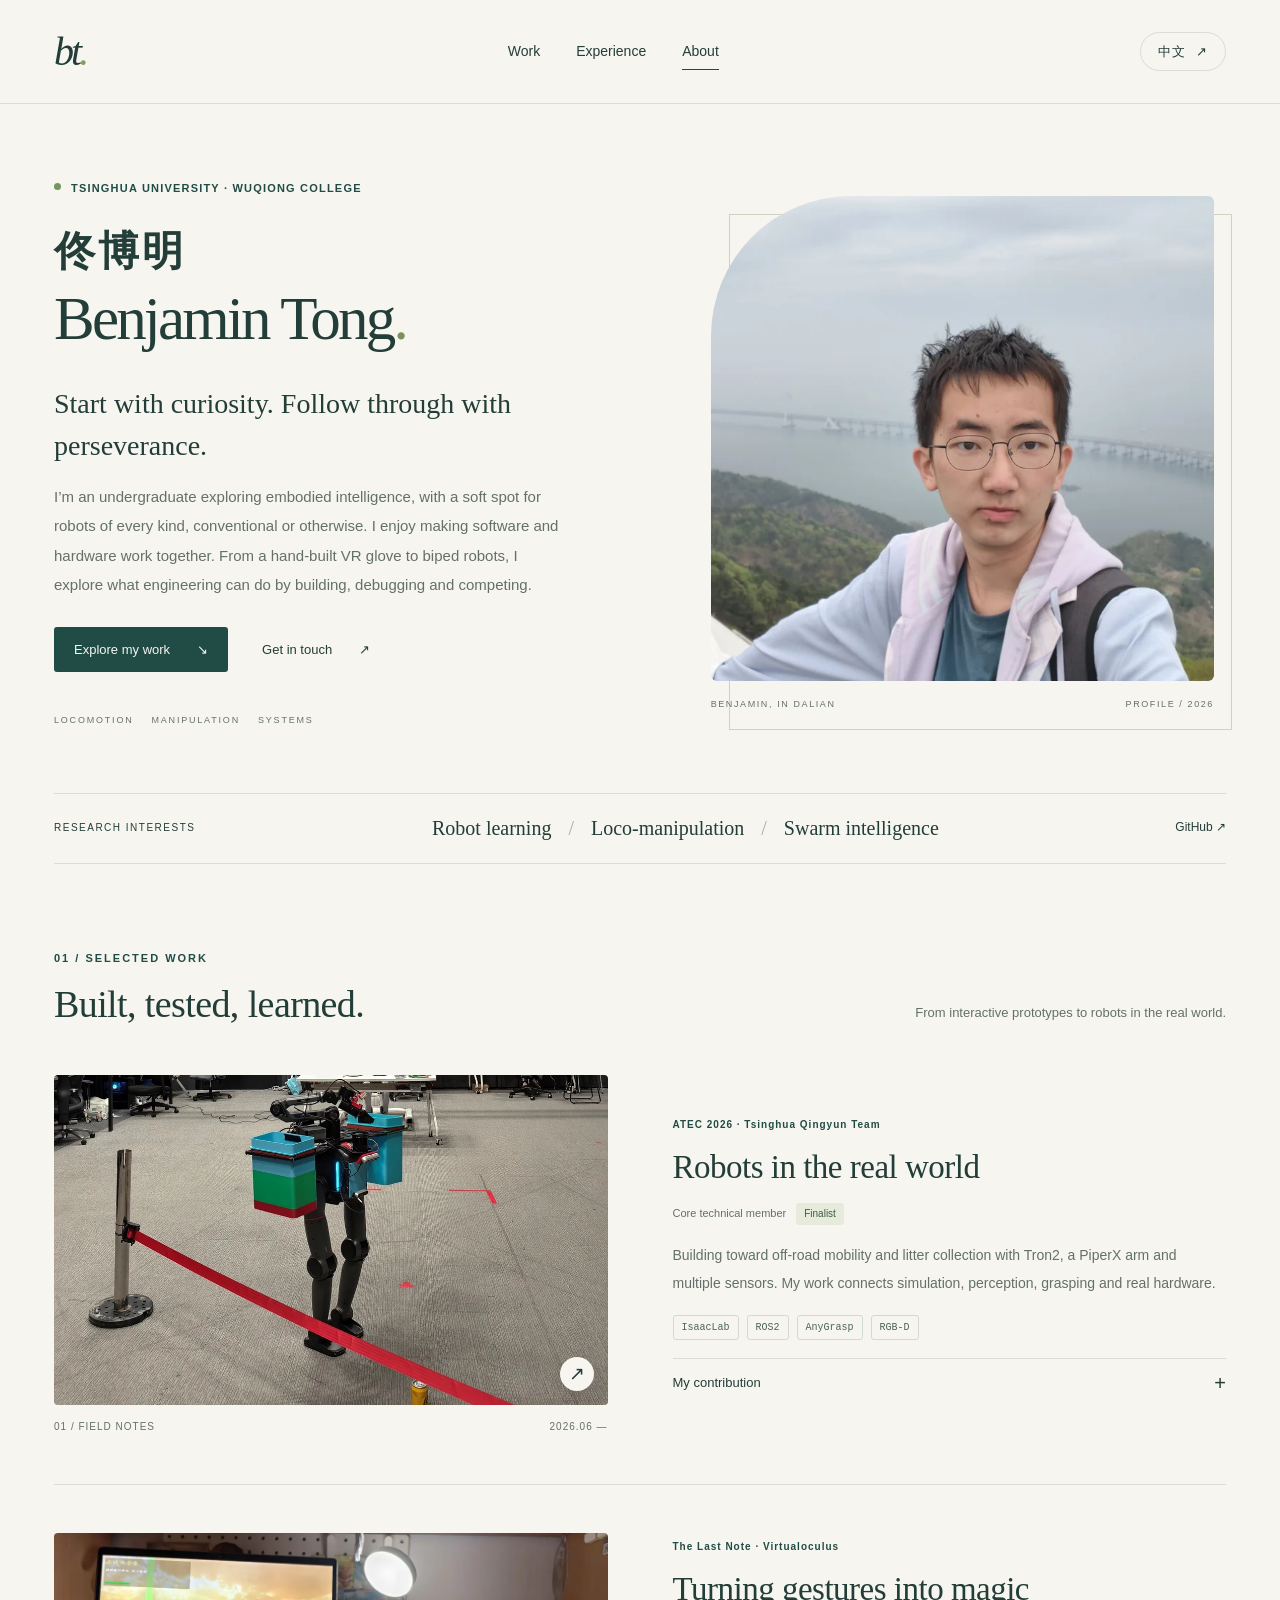
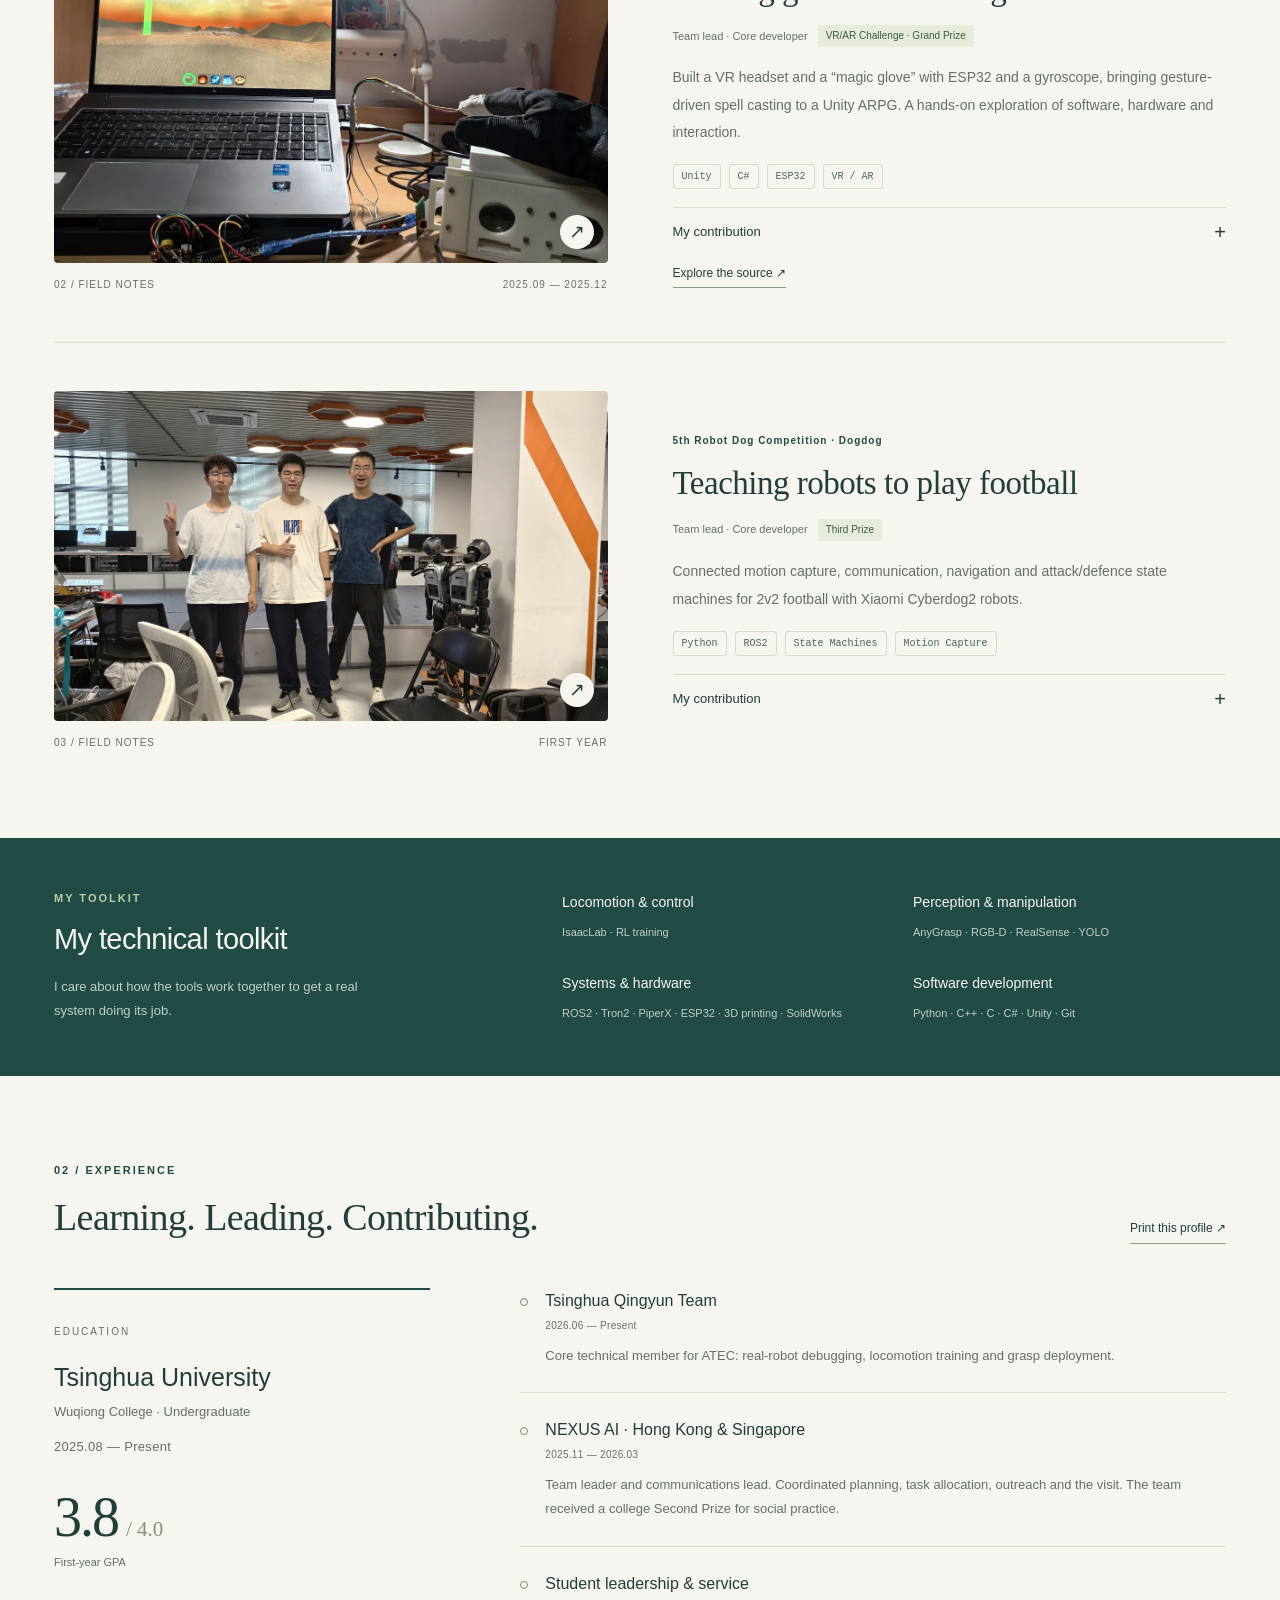
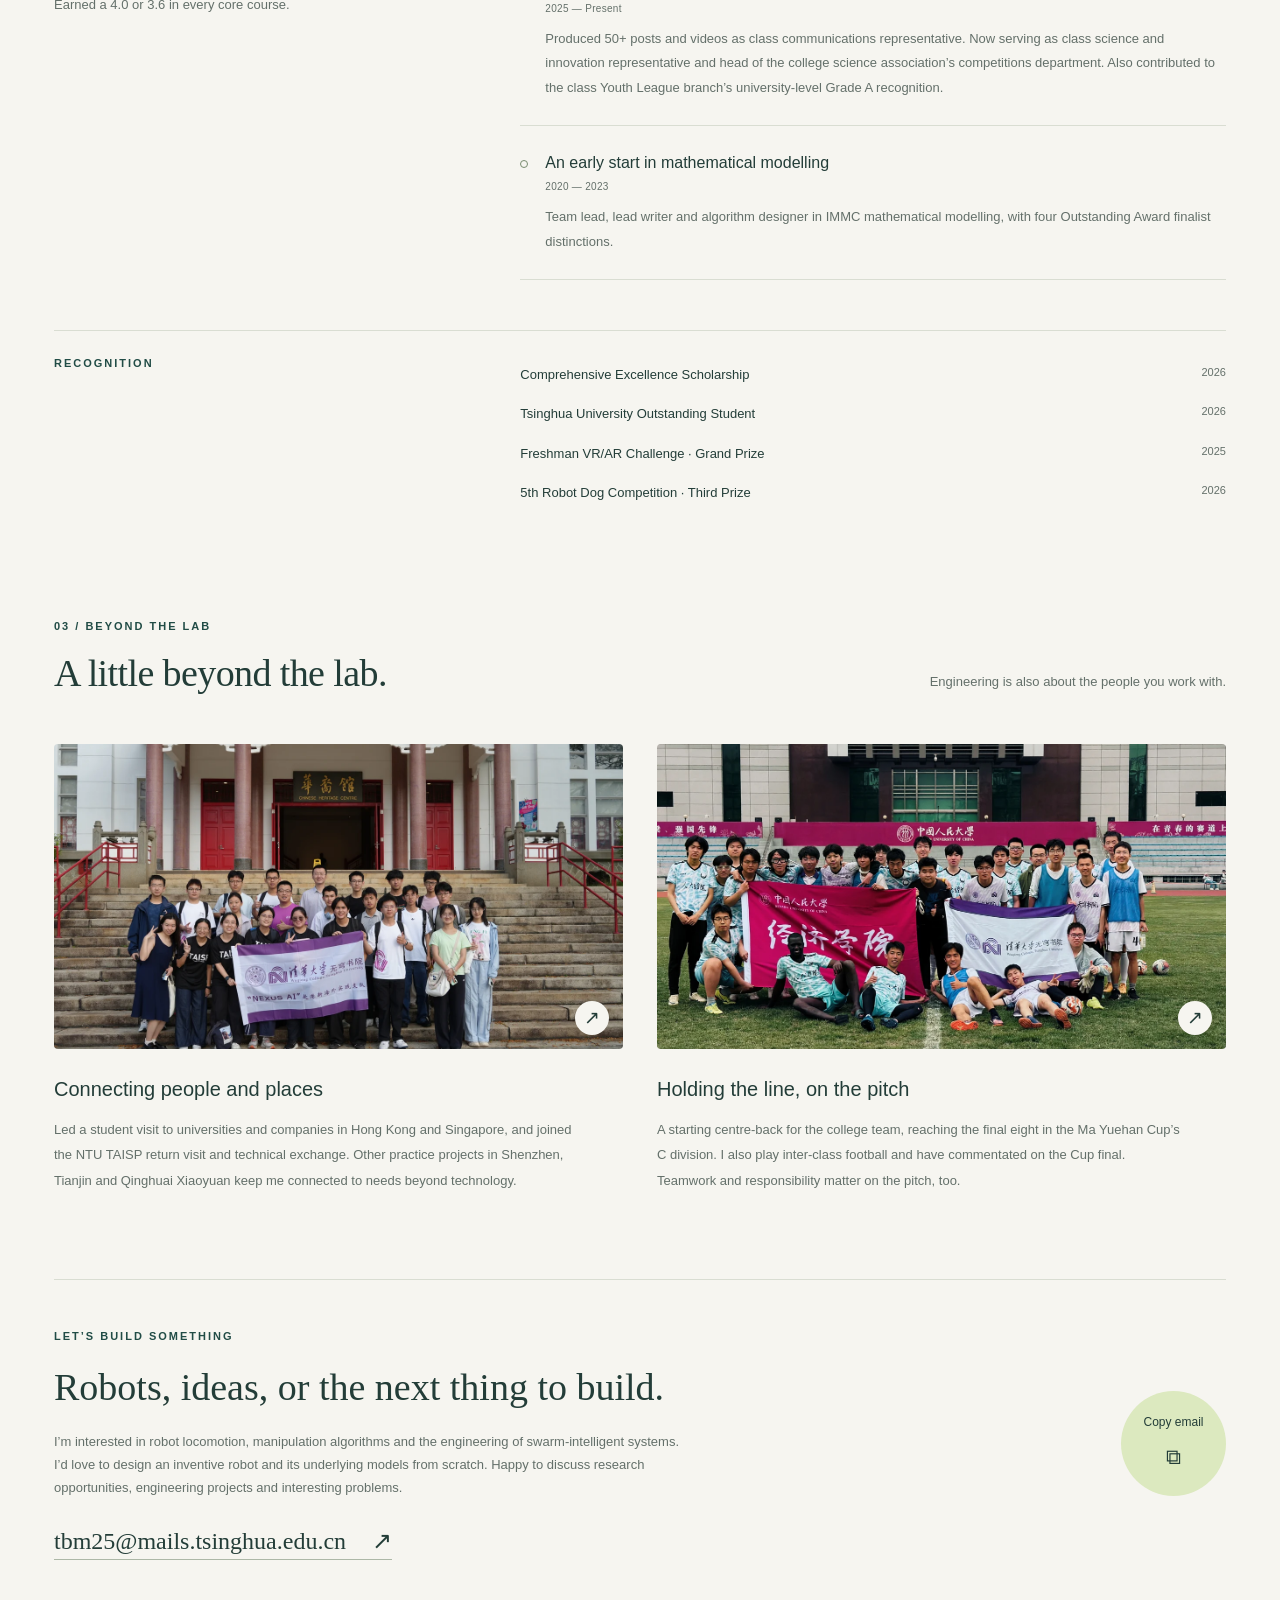
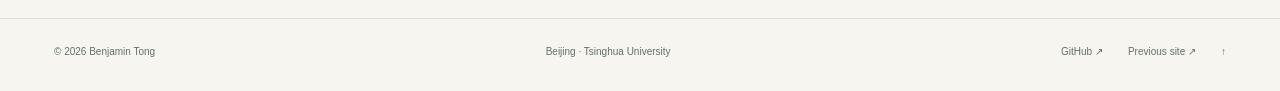
<file: index.html>
<!doctype html>
<html lang="en"><head><meta charset="utf-8"><meta name="viewport" content="width=device-width,initial-scale=1">
<title>佟博明 Benjamin Tong · Robotics &amp; Embodied AI</title>
<meta name="description" content="Benjamin Tong, an undergraduate at Tsinghua University’s Wuqiong College, exploring robot locomotion, manipulation and swarm intelligence.">
<meta name="theme-color" content="#f6f5f0"><meta property="og:type" content="website"><meta property="og:title" content="佟博明 Benjamin Tong · Robotics &amp; Embodied AI"><meta property="og:description" content="Start with curiosity. Follow through with perseverance. Robotics and embodied AI · Benjamin Tong, Tsinghua University."><meta property="og:image" content="https://lorchuan.github.io/assets/portrait.webp"><meta property="og:url" content="https://lorchuan.github.io/">
<link rel="canonical" href="https://lorchuan.github.io/"><link rel="icon" href="assets/favicon.svg" type="image/svg+xml"><link rel="stylesheet" href="styles.css"><script src="script.js" defer></script>
</head><body><a class="skip" href="#main">跳至正文 / Skip to content</a>
<header class="site-header"><a href="#" class="brand" aria-label="Benjamin Tong homepage">bt<span>.</span></a><nav aria-label="主导航 / Main navigation"><a href="#work" class="nav-link" data-en="Work" data-zh="项目">Work</a><a href="#experience" class="nav-link" data-en="Experience" data-zh="经历">Experience</a><a href="#about" class="nav-link" data-en="About" data-zh="关于我">About</a></nav><button class="language" id="language" type="button" aria-label="切换为中文">中文 <span aria-hidden="true">↗</span></button></header>
<main id="main"><section class="hero" aria-labelledby="hero-title"><div class="hero-copy"><p class="eyebrow"><span class="status-dot" aria-hidden="true"></span><span data-en="TSINGHUA UNIVERSITY · WUQIONG COLLEGE" data-zh="清华大学 · 无穹书院">TSINGHUA UNIVERSITY · WUQIONG COLLEGE</span></p><h1 id="hero-title">佟博明<span>Benjamin Tong<span class="period">.</span></span></h1><p class="hero-statement" data-en="Start with curiosity. Follow through with perseverance." data-zh="以兴趣始，以毅力终。">Start with curiosity. Follow through with perseverance.</p><p data-en="I’m an undergraduate exploring embodied intelligence, with a soft spot for robots of every kind, conventional or otherwise. I enjoy making software and hardware work together. From a hand-built VR glove to biped robots, I explore what engineering can do by building, debugging and competing." data-zh="我是一名关注具身智能的本科生，喜欢各种各样奇怪和不奇怪的机器人，让软件与硬件协同工作。从自制 VR 手套到双足机器人，我在一次次搭建、调试与比赛中探索工程的可能。">I’m an undergraduate exploring embodied intelligence, with a soft spot for robots of every kind, conventional or otherwise. I enjoy making software and hardware work together. From a hand-built VR glove to biped robots, I explore what engineering can do by building, debugging and competing.</p><div class="hero-actions"><a class="button primary" href="#work"><span data-en="Explore my work" data-zh="看看我的项目">Explore my work</span> <span aria-hidden="true">↘</span></a><a class="button quiet" href="#contact"><span data-en="Get in touch" data-zh="联系我">Get in touch</span> <span aria-hidden="true">↗</span></a></div><div class="hero-focus"><span>LOCOMOTION</span><span>MANIPULATION</span><span>SYSTEMS</span></div></div><figure class="hero-photo"><img src="assets/portrait.webp" width="1200" height="677" alt="Benjamin Tong in Dalian" data-en-alt="Benjamin Tong in Dalian" fetchpriority="high" data-zh-alt="佟博明在大连"><figcaption><span>BENJAMIN, IN DALIAN</span><span>PROFILE / 2026</span></figcaption></figure></section>
<div class="intro-strip"><span class="strip-label" data-en="RESEARCH INTERESTS" data-zh="研究兴趣">RESEARCH INTERESTS</span><p>Robot learning <span>/</span> Loco-manipulation <span>/</span> Swarm intelligence</p><a href="https://github.com/Lorchuan" target="_blank" rel="noopener noreferrer">GitHub ↗</a></div>
<section class="section work-section" id="work"><div class="section-heading"><div><p class="eyebrow">01 / SELECTED WORK</p><h2 data-en="Built, tested, learned." data-zh="动手做过的事">Built, tested, learned.</h2></div><p data-en="From interactive prototypes to robots in the real world." data-zh="从交互原型，到真实环境中的机器人。">From interactive prototypes to robots in the real world.</p></div><article class="project" id="atec"><div class="project-visual"><button class="photo " type="button" data-zoom aria-label="Tron2 机器人实机调试 · 放大 / Enlarge"><img src="assets/robot.webp" alt="Tron2 robot during real-world testing" data-en-alt="Tron2 robot during real-world testing" loading="lazy" width="1300" height="900" data-zh-alt="Tron2 机器人实机调试"><span class="photo-zoom" aria-hidden="true">↗</span></button><div class="image-caption"><span>01 / FIELD NOTES</span><span data-en="2026.06 —" data-zh="2026.06 —">2026.06 —</span></div></div><div class="project-copy"><p class="eyebrow" data-en="ATEC 2026 · Tsinghua Qingyun Team" data-zh="ATEC 2026 · 清华青云战队">ATEC 2026 · Tsinghua Qingyun Team</p><h3 data-en="Robots in the real world" data-zh="机器人走向真实世界">Robots in the real world</h3><div class="project-meta"><span data-en="Core technical member" data-zh="核心技术成员">Core technical member</span><span class="award" data-en="Finalist" data-zh="晋级决赛">Finalist</span></div><p data-en="Building toward off-road mobility and litter collection with Tron2, a PiperX arm and multiple sensors. My work connects simulation, perception, grasping and real hardware." data-zh="在 Tron2、PiperX 机械臂与多传感器组成的系统上，探索越野移动与垃圾拾取。我的工作连接仿真训练、感知、抓取与真实硬件。">Building toward off-road mobility and litter collection with Tron2, a PiperX arm and multiple sensors. My work connects simulation, perception, grasping and real hardware.</p><ul class="tags"><li>IsaacLab</li><li>ROS2</li><li>AnyGrasp</li><li>RGB-D</li></ul><details><summary><span data-en="My contribution" data-zh="我做了什么">My contribution</span><span aria-hidden="true">+</span></summary><ul class="contributions"><li data-en="Trained biped locomotion in IsaacLab and worked on sim-to-real transfer." data-zh="用 IsaacLab 开展双足运动控制仿真训练，参与仿真到实机迁移。">Trained biped locomotion in IsaacLab and worked on sim-to-real transfer.</li><li data-en="Deployed AnyGrasp, calibrated RealSense and integrated the grasping system." data-zh="部署 AnyGrasp，完成 RealSense 标定及抓取系统集成。">Deployed AnyGrasp, calibrated RealSense and integrated the grasping system.</li><li data-en="Worked on RGB-D boundary detection with YOLO and back-projection, custom parts, assembly and hardware debugging." data-zh="基于 YOLO 与反投影开展 RGB-D 边界线识别，参与结构件制作、装机与故障排查。">Worked on RGB-D boundary detection with YOLO and back-projection, custom parts, assembly and hardware debugging.</li></ul></details></div></article><article class="project" id="vr"><div class="project-visual"><button class="photo " type="button" data-zoom aria-label="自制魔法手套与 Unity 游戏 · 放大 / Enlarge"><img src="assets/vr-glove.webp" alt="Hand-built glove and Unity game" data-en-alt="Hand-built glove and Unity game" loading="lazy" width="1300" height="900" data-zh-alt="自制魔法手套与 Unity 游戏"><span class="photo-zoom" aria-hidden="true">↗</span></button><div class="image-caption"><span>02 / FIELD NOTES</span><span data-en="2025.09 — 2025.12" data-zh="2025.09 — 2025.12">2025.09 — 2025.12</span></div></div><div class="project-copy"><p class="eyebrow" data-en="The Last Note · Virtualoculus" data-zh="The Last Note · Virtualoculus">The Last Note · Virtualoculus</p><h3 data-en="Turning gestures into magic" data-zh="把手势变成魔法">Turning gestures into magic</h3><div class="project-meta"><span data-en="Team lead · Core developer" data-zh="队长 · 核心技术成员">Team lead · Core developer</span><span class="award" data-en="VR/AR Challenge · Grand Prize" data-zh="“灵境创想”特等奖">VR/AR Challenge · Grand Prize</span></div><p data-en="Built a VR headset and a “magic glove” with ESP32 and a gyroscope, bringing gesture-driven spell casting to a Unity ARPG. A hands-on exploration of software, hardware and interaction." data-zh="从 ESP32 和陀螺仪出发，自制 VR 眼镜与“魔法手套”，在 Unity ARPG 中实现画符施法。让代码和硬件共同创造一种新的交互方式。">Built a VR headset and a “magic glove” with ESP32 and a gyroscope, bringing gesture-driven spell casting to a Unity ARPG. A hands-on exploration of software, hardware and interaction.</p><ul class="tags"><li>Unity</li><li>C#</li><li>ESP32</li><li>VR / AR</li></ul><details><summary><span data-en="My contribution" data-zh="我做了什么">My contribution</span><span aria-hidden="true">+</span></summary><ul class="contributions"><li data-en="Built the glove controller, gesture recognition, game features and hardware–software communication." data-zh="负责手套控制系统、动作识别、游戏开发与软硬件通信。">Built the glove controller, gesture recognition, game features and hardware–software communication.</li><li data-en="Led a cross-class team to a Grand Prize in Tsinghua’s 2025 freshman VR/AR challenge." data-zh="组织跨班级团队协作，项目获清华大学 2025 年“灵境创想”新生 VR/AR 挑战赛特等奖。">Led a cross-class team to a Grand Prize in Tsinghua’s 2025 freshman VR/AR challenge.</li><li data-en="Open-sourced the project and presented it during the NTU TAISP return visit." data-zh="开源项目，并在南洋理工大学 TAISP 回访交流中分享。">Open-sourced the project and presented it during the NTU TAISP return visit.</li></ul></details><a class="text-link" href="https://github.com/Lorchuan/The-Last-Note" target="_blank" rel="noopener noreferrer"><span data-en="Explore the source" data-zh="查看开源项目">Explore the source</span> <span aria-hidden="true">↗</span></a></div></article><article class="project" id="cyberdog"><div class="project-visual"><button class="photo " type="button" data-zoom aria-label="机器狗竞赛团队与机器人 · 放大 / Enlarge"><img src="assets/cyberdog-team.webp" alt="Robot dog competition team with the robots" data-en-alt="Robot dog competition team with the robots" loading="lazy" width="1300" height="900" data-zh-alt="机器狗竞赛团队与机器人"><span class="photo-zoom" aria-hidden="true">↗</span></button><div class="image-caption"><span>03 / FIELD NOTES</span><span data-en="FIRST YEAR" data-zh="大一学年">FIRST YEAR</span></div></div><div class="project-copy"><p class="eyebrow" data-en="5th Robot Dog Competition · Dogdog" data-zh="第五届机器狗大赛 · Dogdog">5th Robot Dog Competition · Dogdog</p><h3 data-en="Teaching robots to play football" data-zh="让机器狗踢一场球">Teaching robots to play football</h3><div class="project-meta"><span data-en="Team lead · Core developer" data-zh="队长 · 核心技术成员">Team lead · Core developer</span><span class="award" data-en="Third Prize" data-zh="三等奖">Third Prize</span></div><p data-en="Connected motion capture, communication, navigation and attack/defence state machines for 2v2 football with Xiaomi Cyberdog2 robots." data-zh="面向小米 Cyberdog2 的 2v2 足球任务，把动作捕捉、通信、导航与攻防状态机连接起来，探索多机器人协作。">Connected motion capture, communication, navigation and attack/defence state machines for 2v2 football with Xiaomi Cyberdog2 robots.</p><ul class="tags"><li>Python</li><li>ROS2</li><li>State Machines</li><li>Motion Capture</li></ul><details><summary><span data-en="My contribution" data-zh="我做了什么">My contribution</span><span aria-hidden="true">+</span></summary><ul class="contributions"><li data-en="Implemented attack and defence state machines, with motion capture supporting perception, navigation and obstacle avoidance." data-zh="搭建足球进攻与防守状态机，利用动作捕捉支持感知、导航与避障。">Implemented attack and defence state machines, with motion capture supporting perception, navigation and obstacle avoidance.</li><li data-en="Planned tasks and coordinated teammates from different departments." data-zh="负责团队分工与任务规划，和来自不同院系的同学共同完成系统。">Planned tasks and coordinated teammates from different departments.</li></ul></details></div></article></section>
<section class="skills-section"><div class="skills-intro"><p class="eyebrow">MY TOOLKIT</p><h2 data-en="My technical toolkit" data-zh="我的技术栈">My technical toolkit</h2><p data-en="I care about how the tools work together to get a real system doing its job." data-zh="我更关心工具如何一起工作，最终让系统完成任务。">I care about how the tools work together to get a real system doing its job.</p></div><div class="skill-grid"><div><h3 data-en="Locomotion &amp; control" data-zh="运动与控制">Locomotion &amp; control</h3><p>IsaacLab · RL training</p></div><div><h3 data-en="Perception &amp; manipulation" data-zh="感知与操作">Perception &amp; manipulation</h3><p>AnyGrasp · RGB-D · RealSense · YOLO</p></div><div><h3 data-en="Systems &amp; hardware" data-zh="系统与硬件">Systems &amp; hardware</h3><p>ROS2 · Tron2 · PiperX · ESP32 · 3D printing · SolidWorks</p></div><div><h3 data-en="Software development" data-zh="软件开发">Software development</h3><p>Python · C++ · C · C# · Unity · Git</p></div></div></section>
<section class="section experience-section" id="experience"><div class="section-heading"><div><p class="eyebrow">02 / EXPERIENCE</p><h2 data-en="Learning. Leading. Contributing." data-zh="学习，也承担责任">Learning. Leading. Contributing.</h2></div><button class="text-link print-button" type="button" id="print"><span data-en="Print this profile" data-zh="打印履历">Print this profile</span> ↗</button></div><div class="experience-layout"><div class="education"><span class="small-label">EDUCATION</span><h3 data-en="Tsinghua University" data-zh="清华大学">Tsinghua University</h3><p data-en="Wuqiong College · Undergraduate" data-zh="无穹书院 · 本科在读">Wuqiong College · Undergraduate</p><p class="date">2025.08 — <span data-en="Present" data-zh="至今">Present</span></p><div class="gpa"><strong>3.8<span>/ 4.0</span></strong><p data-en="First-year GPA" data-zh="第一学年 GPA">First-year GPA</p></div><p data-en="Earned a 4.0 or 3.6 in every core course." data-zh="所有专业核心（core）课程均获得 4.0 或 3.6。">Earned a 4.0 or 3.6 in every core course.</p></div><div class="timeline"><article><div class="timeline-top"><h3 data-en="Tsinghua Qingyun Team" data-zh="清华青云战队">Tsinghua Qingyun Team</h3><span class="date" data-en="2026.06 — Present" data-zh="2026.06 — 至今">2026.06 — Present</span></div><p data-en="Core technical member for ATEC: real-robot debugging, locomotion training and grasp deployment." data-zh="ATEC 核心技术成员，参与机器人实机调试、运动控制训练与抓取部署。">Core technical member for ATEC: real-robot debugging, locomotion training and grasp deployment.</p></article><article><div class="timeline-top"><h3 data-en="NEXUS AI · Hong Kong &amp; Singapore" data-zh="NEXUS AI 港新实践">NEXUS AI · Hong Kong &amp; Singapore</h3><span class="date" data-en="2025.11 — 2026.03" data-zh="2025.11 — 2026.03">2025.11 — 2026.03</span></div><p data-en="Team leader and communications lead. Coordinated planning, task allocation, outreach and the visit. The team received a college Second Prize for social practice." data-zh="支队长兼宣传负责人。统筹策划、团队分工、外联、行前答辩和带队出访；支队获书院实践二等奖。">Team leader and communications lead. Coordinated planning, task allocation, outreach and the visit. The team received a college Second Prize for social practice.</p></article><article><div class="timeline-top"><h3 data-en="Student leadership &amp; service" data-zh="科创服务与班级工作">Student leadership &amp; service</h3><span class="date" data-en="2025 — Present" data-zh="2025 — 至今">2025 — Present</span></div><p data-en="Produced 50+ posts and videos as class communications representative. Now serving as class science and innovation representative and head of the college science association’s competitions department. Also contributed to the class Youth League branch’s university-level Grade A recognition." data-zh="担任无穹51宣传委员，累计制作推送与视频50余篇（部）；现任班级科创委员、书院科协赛事部部长。参与校级甲级团支部建设。">Produced 50+ posts and videos as class communications representative. Now serving as class science and innovation representative and head of the college science association’s competitions department. Also contributed to the class Youth League branch’s university-level Grade A recognition.</p></article><article><div class="timeline-top"><h3 data-en="An early start in mathematical modelling" data-zh="数学建模的早期探索">An early start in mathematical modelling</h3><span class="date" data-en="2020 — 2023" data-zh="2020 — 2023">2020 — 2023</span></div><p data-en="Team lead, lead writer and algorithm designer in IMMC mathematical modelling, with four Outstanding Award finalist distinctions." data-zh="在 IMMC 数学建模大赛中担任队长、主笔与算法设计者，累计获得四次特等入围奖。">Team lead, lead writer and algorithm designer in IMMC mathematical modelling, with four Outstanding Award finalist distinctions.</p></article></div></div><div class="honors"><p class="eyebrow">RECOGNITION</p><ul><li><span data-en="Comprehensive Excellence Scholarship" data-zh="综合优秀奖学金">Comprehensive Excellence Scholarship</span><span>2026</span></li><li><span data-en="Tsinghua University Outstanding Student" data-zh="清华大学三好学生">Tsinghua University Outstanding Student</span><span>2026</span></li><li><span data-en="Freshman VR/AR Challenge · Grand Prize" data-zh="“灵境创想”VR/AR 挑战赛特等奖">Freshman VR/AR Challenge · Grand Prize</span><span>2025</span></li><li><span data-en="5th Robot Dog Competition · Third Prize" data-zh="第五届机器狗大赛三等奖">5th Robot Dog Competition · Third Prize</span><span>2026</span></li></ul></div></section>
<section class="section beyond-section" id="about"><div class="section-heading"><div><p class="eyebrow">03 / BEYOND THE LAB</p><h2 data-en="A little beyond the lab." data-zh="在实验室之外">A little beyond the lab.</h2></div><p data-en="Engineering is also about the people you work with." data-zh="和人一起做事，是工程的另一部分。">Engineering is also about the people you work with.</p></div><div class="beyond-grid"><article><button class="photo " type="button" data-zoom aria-label="港新实践支队合影 · 放大 / Enlarge"><img src="assets/nexus-ai.webp" alt="NEXUS AI practice team" data-en-alt="NEXUS AI practice team" loading="lazy" width="1300" height="900" data-zh-alt="港新实践支队合影"><span class="photo-zoom" aria-hidden="true">↗</span></button><h3 data-en="Connecting people and places" data-zh="连接不同地方的人">Connecting people and places</h3><p data-en="Led a student visit to universities and companies in Hong Kong and Singapore, and joined the NTU TAISP return visit and technical exchange. Other practice projects in Shenzhen, Tianjin and Qinghuai Xiaoyuan keep me connected to needs beyond technology." data-zh="带领港新实践支队走访高校与企业，参与南洋理工大学 TAISP 回访接待和技术分享。也在深圳、天津的实践与“清怀小院”项目中，继续观察技术之外的真实需求。">Led a student visit to universities and companies in Hong Kong and Singapore, and joined the NTU TAISP return visit and technical exchange. Other practice projects in Shenzhen, Tianjin and Qinghuai Xiaoyuan keep me connected to needs beyond technology.</p></article><article><button class="photo " type="button" data-zoom aria-label="书院足球队合影 · 放大 / Enlarge"><img src="assets/football.webp" alt="The college football team" data-en-alt="The college football team" loading="lazy" width="1300" height="900" data-zh-alt="书院足球队合影"><span class="photo-zoom" aria-hidden="true">↗</span></button><h3 data-en="Holding the line, on the pitch" data-zh="在球场上，守好自己的位置">Holding the line, on the pitch</h3><p data-en="A starting centre-back for the college team, reaching the final eight in the Ma Yuehan Cup’s C division. I also play inter-class football and have commentated on the Cup final. Teamwork and responsibility matter on the pitch, too." data-zh="书院足球队主力中后卫，随队进入马约翰杯丙组八强；参加班际足球赛，也解说马杯决赛。协作、判断和承担责任，同样发生在绿茵场上。">A starting centre-back for the college team, reaching the final eight in the Ma Yuehan Cup’s C division. I also play inter-class football and have commentated on the Cup final. Teamwork and responsibility matter on the pitch, too.</p></article></div></section>
<section class="contact-section" id="contact"><div><p class="eyebrow">LET’S BUILD SOMETHING</p><h2 data-en="Robots, ideas, or the next thing to build." data-zh="聊聊机器人，或下一个想法。">Robots, ideas, or the next thing to build.</h2><p data-en="I’m interested in robot locomotion, manipulation algorithms and the engineering of swarm-intelligent systems. I’d love to design an inventive robot and its underlying models from scratch. Happy to discuss research opportunities, engineering projects and interesting problems." data-zh="对机器人运动控制、操纵算法与集群智能系统工程等方面感兴趣，渴望从零开始设计一款有创意的机器人和model。欢迎交流科研机会、工程项目和有意思的问题。">I’m interested in robot locomotion, manipulation algorithms and the engineering of swarm-intelligent systems. I’d love to design an inventive robot and its underlying models from scratch. Happy to discuss research opportunities, engineering projects and interesting problems.</p><a class="email-link" href="mailto:tbm25@mails.tsinghua.edu.cn">tbm25@mails.tsinghua.edu.cn <span aria-hidden="true">↗</span></a></div><button class="copy-email" id="copy-email" type="button"><span data-en="Copy email" data-zh="复制邮箱">Copy email</span> <span aria-hidden="true">⧉</span></button><p id="copy-status" role="status" aria-live="polite"></p></section></main>
<footer><p>© 2026 Benjamin Tong</p><p data-en="Beijing · Tsinghua University" data-zh="北京 · 清华大学">Beijing · Tsinghua University</p><div><a href="https://github.com/Lorchuan" target="_blank" rel="noopener noreferrer">GitHub ↗</a><a href="archive/"><span data-en="Previous site" data-zh="旧站存档">Previous site</span> ↗</a><a href="#">↑ <span class="sr-only">Back to top</span></a></div></footer>
<dialog id="lightbox" aria-label="照片预览 / Photo viewer"><button type="button" class="close-modal" aria-label="关闭 / Close">×</button><img alt=""><p></p></dialog>
</body></html>
</file>
<file: styles.css>
@charset "UTF-8";
:root{--paper:#f6f5f0;--ink:#233d38;--muted:#64706a;--green:#214c46;--line:#d9ddd2;--lime:#dce9bf;--white:#fff;--serif:Georgia,"Times New Roman",serif;--sans:"Segoe UI","PingFang SC","Microsoft YaHei",sans-serif}
*{box-sizing:border-box}html{scroll-behavior:smooth;scroll-padding-top:100px}body{margin:0;background:var(--paper);color:var(--ink);font-family:var(--sans);font-size:16px;line-height:1.8;-webkit-font-smoothing:antialiased}a{color:inherit;text-decoration:none}button{font:inherit;color:inherit;cursor:pointer}button,a{-webkit-tap-highlight-color:transparent}button:focus-visible,a:focus-visible,summary:focus-visible{outline:3px solid #618046;outline-offset:6px}button{border:0;background:none}img{max-width:100%;display:block}p,h1,h2,h3,figure{margin:0}p{color:var(--muted)}::selection{background:var(--lime);color:var(--ink)}.site-header,main,footer{max-width:1320px;margin:auto}.site-header{height:104px;display:flex;align-items:center;justify-content:space-between;padding:0 54px;border-bottom:1px solid var(--line)}.brand{font:italic 40px var(--serif);letter-spacing:-3px;line-height:1}.brand span{color:#849d59}.site-header nav{display:flex;gap:36px}.nav-link{font-size:14px;position:relative}.nav-link::after{content:"";height:1px;position:absolute;bottom:-6px;left:0;right:100%;background:var(--green);transition:right .2s}.nav-link:hover::after,.nav-link.active::after{right:0}.language{font-size:13px;letter-spacing:1px;border:1px solid var(--line);border-radius:22px;padding:7px 17px}.language span{padding-left:5px}.hero{display:grid;grid-template-columns:1.15fr 1fr;align-items:center;gap:64px;padding:76px 54px 64px}.eyebrow{font-size:11px;letter-spacing:2px;font-weight:600;color:var(--green);line-height:1.5}.hero .eyebrow{letter-spacing:1.2px}.status-dot{display:inline-block;width:7px;height:7px;border-radius:50%;background:#72965c;margin-right:10px;vertical-align:2px}h1{font-size:56px;font-weight:600;line-height:1.25;letter-spacing:3px;margin-top:29px}h1>span{display:block;font:normal 61px/1.25 var(--serif);letter-spacing:-2.8px;white-space:nowrap;margin-top:4px}.period{color:#7d9259}.hero-statement{font-size:23px;line-height:1.5;font-weight:500;color:var(--ink);margin:26px 0 15px}.hero-copy>p:not(.eyebrow):not(.hero-statement){max-width:505px;font-size:15px;line-height:1.95}.hero-actions{display:flex;gap:14px;align-items:center;margin-top:28px}.button{font-size:13px;padding:11px 20px;border-radius:3px;display:inline-flex;gap:27px;align-items:center;transition:background .2s,transform .2s}.button:hover{transform:translateY(-2px)}.primary{background:var(--green);color:var(--paper)}.primary:hover{background:#32665b}.quiet:hover{background:#e9ede1}.hero-focus{display:flex;flex-wrap:wrap;gap:18px;margin-top:40px;font-size:9px;letter-spacing:1.8px;color:var(--muted)}.hero-photo{position:relative;margin-right:12px}.hero-photo::before{content:"";position:absolute;inset:18px -18px -18px 18px;border:1px solid #cbd3c1;z-index:-1}.hero-photo img{width:100%;height:485px;object-fit:cover;object-position:65% center;border-radius:140px 6px 6px 6px}.hero-photo figcaption{display:flex;justify-content:space-between;font-size:9px;letter-spacing:1.6px;margin-top:15px;color:var(--muted)}.intro-strip{margin:0 54px;display:flex;justify-content:space-between;align-items:center;gap:22px;border-top:1px solid var(--line);border-bottom:1px solid var(--line);padding:23px 0;font-size:12px}.strip-label{font-size:10px;letter-spacing:1.5px}.intro-strip p{font:20px var(--serif);color:var(--ink)}.intro-strip p span{color:#a7b199;margin:0 12px}.intro-strip>a{font-size:12px}.section{padding:86px 54px}.section-heading{display:flex;justify-content:space-between;gap:30px;align-items:flex-end;margin-bottom:44px}.section-heading h2,.skills-intro h2{font-weight:500;font-size:33px;letter-spacing:-.6px;line-height:1.4;margin-top:12px}.section-heading>p{font-size:13px;max-width:360px;margin-bottom:7px}.project{display:grid;grid-template-columns:1fr 1fr;gap:65px;padding:0 0 48px;margin:0 0 48px;border-bottom:1px solid var(--line);align-items:center}.project:last-child{margin-bottom:0;padding-bottom:0;border-bottom:0}.photo{display:block;position:relative;padding:0;width:100%;overflow:hidden;background:#e5e7dd;text-align:left;border-radius:4px}.photo img{width:100%;height:330px;object-fit:cover;transition:transform .5s ease}.photo:hover img{transform:scale(1.035)}.photo-zoom{position:absolute;bottom:14px;right:14px;background:var(--paper);border-radius:50%;width:34px;height:34px;text-align:center;line-height:34px;font-size:19px;box-shadow:0 2px 10px #0001}.image-caption{display:flex;justify-content:space-between;margin-top:13px;font-size:10px;letter-spacing:1px;color:var(--muted)}#atec .photo img{object-position:50% 65%}.project-copy .eyebrow{font-size:10px;letter-spacing:1px}.project h3{font-size:29px;font-weight:500;line-height:1.4;letter-spacing:-.5px;margin:12px 0 13px}.project-meta{display:flex;flex-wrap:wrap;align-items:center;gap:10px;font-size:11px;color:var(--muted);margin-bottom:17px}.award{display:inline-block;background:#e7ebdc;color:#3d5d40;border-radius:3px;padding:2px 8px;font-size:10px}.project-copy>p:not(.eyebrow){font-size:14px;line-height:1.95}.tags{list-style:none;display:flex;flex-wrap:wrap;gap:8px;margin:18px 0;padding:0}.tags li{font:10px/1.5 Consolas,monospace;border:1px solid #d3dacf;padding:4px 8px;border-radius:3px;color:#4d6458}.project details{font-size:13px;border-top:1px solid var(--line)}summary{cursor:pointer;list-style:none;display:flex;justify-content:space-between;align-items:center;padding-top:12px}summary::-webkit-details-marker{display:none}summary>span:last-child{font-size:20px;font-weight:300;line-height:1}details[open] summary>span:last-child{transform:rotate(45deg)}.contributions{padding:0 0 0 18px;color:var(--muted);font-size:13px;line-height:1.85;margin-bottom:0}.contributions li+li{margin-top:8px}.text-link{display:inline-block;font-size:12px;border-bottom:1px solid #8b9c89;padding:3px 0;margin-top:16px}.text-link:hover{color:#718e42}.skills-section{background:var(--green);color:var(--paper);padding:52px 54px;display:grid;grid-template-columns:.85fr 1.3fr;gap:74px}.skills-section .eyebrow{color:#b9cda4}.skills-intro h2{font-size:29px}.skills-intro>p:last-child{color:#c0cfc8;font-size:13px;margin-top:16px;max-width:310px}.skill-grid{display:grid;grid-template-columns:1fr 1fr;gap:28px 38px}.skill-grid h3{font-size:14px;font-weight:500;margin-bottom:8px}.skill-grid p{font-size:11px;color:#c0cfc8;line-height:1.8}.experience-layout{display:grid;grid-template-columns:.72fr 1.35fr;gap:90px}.education{border-top:2px solid var(--green);padding-top:26px}.small-label{font-size:10px;letter-spacing:2px;color:var(--muted)}.education h3{font-size:25px;font-weight:500;margin-top:10px}.education>p{font-size:13px}.date{font-size:10px;letter-spacing:.3px;color:var(--muted)}.education .date{margin-top:12px}.gpa{margin:30px 0 20px}.gpa strong{font:56px/1 var(--serif);letter-spacing:-2px}.gpa strong span{font:21px var(--serif);color:#84917f;padding-left:8px;letter-spacing:0}.gpa p{font-size:11px;margin-top:8px}.timeline article{padding:0 0 24px 25px;margin:0 0 24px;border-bottom:1px solid var(--line);position:relative}.timeline article::before{content:"";position:absolute;left:0;top:10px;width:6px;height:6px;border-radius:50%;border:1px solid #788b6f}.timeline article:last-child{margin-bottom:0}.timeline-top{display:flex;justify-content:space-between;gap:16px;align-items:baseline;margin-bottom:9px}.timeline h3{font-size:16px;font-weight:500;line-height:1.6}.timeline .date{white-space:nowrap}.timeline p{font-size:13px;line-height:1.9}.honors{margin-top:50px;border-top:1px solid var(--line);padding-top:24px;display:grid;grid-template-columns:.72fr 1.35fr;gap:90px}.honors ul{padding:0;margin:0;list-style:none}.honors li{display:flex;justify-content:space-between;gap:24px;font-size:13px;padding:8px 0}.honors li>span:last-child{font-size:11px;color:var(--muted)}.beyond-section{padding-top:20px}.beyond-grid{display:grid;grid-template-columns:1fr 1fr;gap:34px}.beyond-grid .photo img{height:305px}.beyond-grid h3{font-size:20px;font-weight:500;margin:22px 0 10px}.beyond-grid article>p{font-size:13px;line-height:1.95;max-width:530px}.contact-section{position:relative;margin:0 54px;padding:48px 0 58px;border-top:1px solid var(--line);display:flex;align-items:center;justify-content:space-between;gap:50px}.contact-section h2{font:normal 34px/1.5 var(--sans);margin:14px 0}.contact-section>div>p:not(.eyebrow){font-size:13px;max-width:640px}.email-link{display:inline-block;font:24px/1.5 var(--serif);margin-top:23px;border-bottom:1px solid #adb8a7}.email-link span{margin-left:20px}.copy-email{white-space:nowrap;font-size:12px;background:var(--lime);border-radius:50%;width:105px;height:105px;flex-shrink:0}.copy-email:hover{background:#cbdba8}.copy-email>span:last-child{display:block;font-size:21px;margin-top:4px}#copy-status{position:absolute;bottom:14px;right:0;font-size:12px}footer{border-top:1px solid var(--line);padding:24px 54px 30px;display:flex;align-items:center;justify-content:space-between;gap:20px;font-size:10px;color:var(--muted)}footer>div{display:flex;gap:25px}dialog{padding:40px 20px 20px;border:0;background:#14241fee;color:#fff;max-width:94vw;max-height:94vh;border-radius:6px}dialog::backdrop{background:#101c16dc;backdrop-filter:blur(7px)}dialog img{max-height:76vh;max-width:85vw;object-fit:contain;margin:auto}dialog p{color:#dae4d8;text-align:center;font-size:13px;margin-top:10px}.close-modal{position:absolute;right:12px;top:0;font-size:29px;color:#fff;padding:0 8px}.skip{position:fixed;left:20px;top:-100px;background:var(--green);color:white;padding:8px 14px;z-index:100}.skip:focus{top:8px}.sr-only{position:absolute;width:1px;height:1px;padding:0;margin:-1px;overflow:hidden;clip:rect(0,0,0,0);white-space:nowrap;border:0}
html[lang=en] h1{font-size:41px}html[lang=en] h1>span{font-size:61px}html[lang=en] .hero-statement{font-family:var(--serif);font-size:28px}html[lang=en] .section-heading h2,html[lang=en] .contact-section h2{font-family:var(--serif);font-size:38px}html[lang=en] .project h3{font-family:var(--serif);font-size:33px}html[lang=en] .timeline-top{flex-direction:column;gap:3px}
@media(min-width:1600px){.hero{padding-top:95px;padding-bottom:83px}.hero-photo img{height:520px}}
@media(max-width:1050px){.site-header,footer{padding-left:32px;padding-right:32px}.hero{gap:30px;padding:55px 32px}.hero-photo img{height:440px}.hero-photo{margin-right:6px}h1{font-size:47px}h1>span,html[lang=en] h1>span{font-size:49px}.hero-statement{font-size:21px}.section{padding:65px 32px}.intro-strip{margin:0 32px}.intro-strip p{font-size:16px}.project{gap:35px}.project h3{font-size:25px}.skills-section{padding:40px 32px;gap:35px}.experience-layout,.honors{gap:40px}.timeline-top{flex-direction:column;gap:4px}.contact-section{margin:0 32px}.contact-section h2{font-size:28px}.beyond-section{padding-top:12px}}
@media(max-width:740px){html{scroll-padding-top:30px}.site-header{height:77px;padding:0 22px}.brand{font-size:34px}.site-header nav{gap:20px}.nav-link{font-size:12px}.language{padding:5px 11px;font-size:11px}.hero{grid-template-columns:1fr;padding:40px 24px 38px;gap:36px}.hero .eyebrow{font-size:10px}h1{margin-top:22px;font-size:43px}h1>span,html[lang=en] h1>span{font-size:51px;letter-spacing:-2.2px}.hero-statement{font-size:21px;margin-top:23px}.hero-copy>p:not(.eyebrow):not(.hero-statement){font-size:14px}.hero-focus{margin-top:25px;font-size:8px;gap:17px}.hero-photo{margin:0 12px 8px 0}.hero-photo img{height:360px;object-position:65% 40%;border-top-left-radius:100px}.hero-photo::before{inset:12px -12px -12px 12px}.intro-strip{margin:0 24px;flex-wrap:wrap;padding:20px 0;gap:12px}.intro-strip .strip-label{font-size:9px}.intro-strip p{font-size:15px;order:3;width:100%}.intro-strip p span{margin:0 7px}.intro-strip>a{margin-left:auto}.section{padding:50px 24px}.section-heading{display:block;margin-bottom:30px}.section-heading h2{font-size:28px}.section-heading>p{margin-top:14px;font-size:12px}.project{grid-template-columns:1fr;gap:24px;margin-bottom:35px;padding-bottom:35px}.photo img{height:280px}.project h3{font-size:26px;margin-top:9px}.project-copy>p:not(.eyebrow){font-size:14px}.skills-section{grid-template-columns:1fr;padding:36px 24px;gap:27px}.skill-grid{gap:24px 18px}.skills-intro h2{font-size:27px}.experience-layout{grid-template-columns:1fr;gap:37px}.education>p{max-width:470px}.gpa{margin:22px 0}.timeline h3{font-size:16px}.timeline article{padding-left:20px}.honors{grid-template-columns:1fr;gap:12px;margin-top:35px}.honors li{font-size:12px}.beyond-section{padding-top:0}.beyond-grid{grid-template-columns:1fr;gap:33px}.beyond-grid .photo img{height:260px}.beyond-grid h3{font-size:20px;margin-top:17px}.contact-section{display:block;margin:0 24px;padding:37px 0 44px}.contact-section h2{font-size:26px}.email-link{font-size:20px;word-break:break-word}.email-link span{margin-left:4px}.copy-email{border-radius:3px;width:auto;height:auto;padding:10px 17px;margin-top:23px}.copy-email>span:last-child{display:inline;margin-left:12px;font-size:17px}#copy-status{position:static;margin-top:8px}footer{padding:22px 24px;flex-wrap:wrap;gap:12px}footer>p:nth-child(2){display:none}footer>div{gap:20px}html[lang=en] .section-heading h2,html[lang=en] .contact-section h2{font-size:31px}html[lang=en] .hero-statement{font-size:26px}html[lang=en] .project h3{font-size:30px}}
@media(max-width:360px){.site-header nav{gap:12px}.hero-photo img{height:310px}h1>span,html[lang=en] h1>span{font-size:43px}.hero-actions{gap:4px}.button{padding:10px 15px}.intro-strip p{font-size:13px}.hero-focus{gap:10px}}
@media(prefers-reduced-motion:reduce){html{scroll-behavior:auto}*,*::before,*::after{animation:none!important;transition:none!important}}
@media print{@page{margin:16mm}body{font-size:10pt;background:white;color:#111}p{color:#333}.site-header,.hero-photo,.hero-actions,.hero-focus,.intro-strip,.project-visual,.beyond-grid .photo,.print-button,.copy-email,#copy-status,footer,.skip,dialog{display:none!important}.hero,.project,.experience-layout,.skills-section,.honors,.contact-section{display:block;margin:0;padding:0;break-inside:avoid}.hero{margin-bottom:20px}h1{font-size:25pt;margin:0}h1>span{font-size:22pt!important}.hero-statement{font-size:14pt;margin:10px 0}.section{padding:20px 0}.section-heading{margin-bottom:15px}.section-heading h2{font-size:18pt}.project{margin-bottom:18px;border-bottom:1px solid #ddd;padding-bottom:14px}.project h3{font-size:15pt!important}.project-copy>p:not(.eyebrow){font-size:10pt}.project details{display:none}.text-link{font-size:9pt}.skills-section{background:white;color:#111;margin-bottom:20px}.skills-section p,.skills-section .eyebrow{color:#333}.skill-grid{margin-top:12px}.education{margin-bottom:20px}.timeline article{break-inside:avoid}.beyond-grid{display:block}.beyond-grid article{margin-bottom:14px;break-inside:avoid}.contact-section{border-top:1px solid #aaa;padding-top:15px}.contact-section h2{font-size:17pt}.email-link{font-size:13pt}.gpa{margin:10px 0}.gpa strong{font-size:28pt}.photo-zoom{display:none}}
</file>
